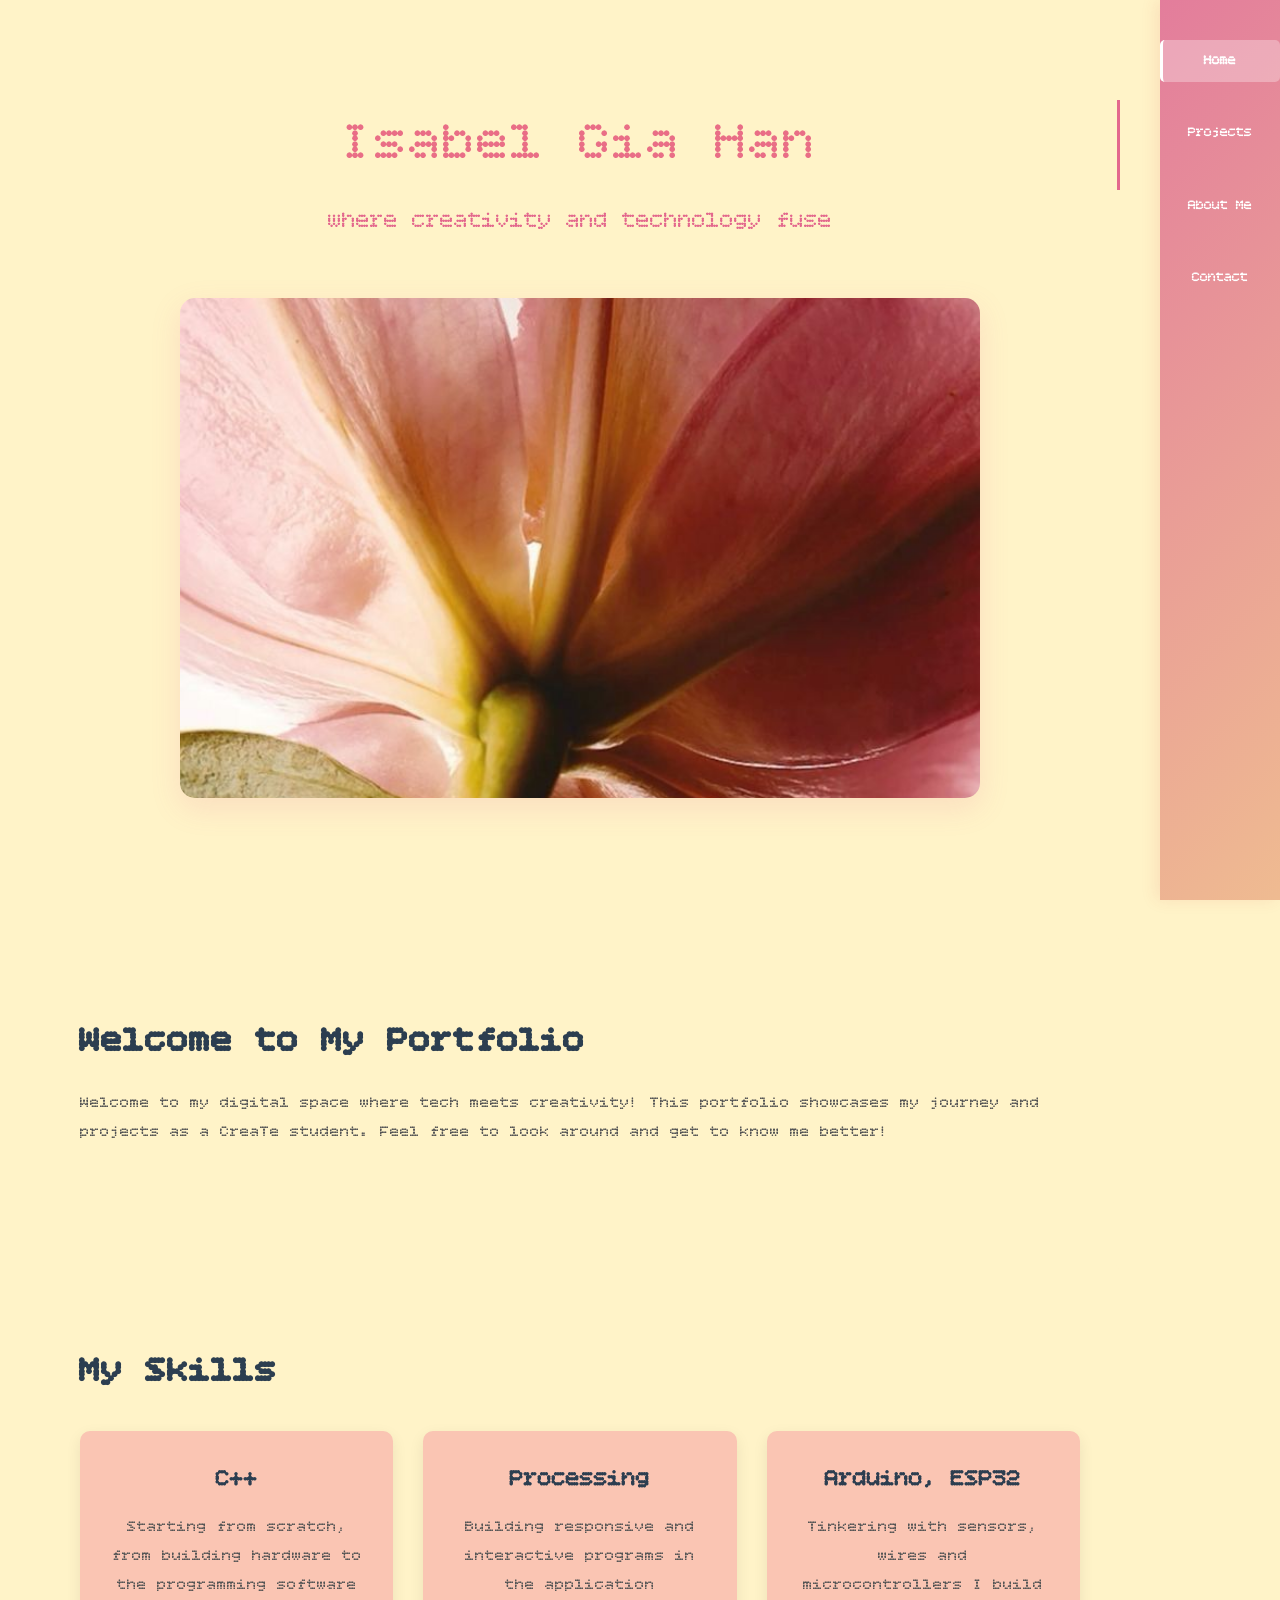
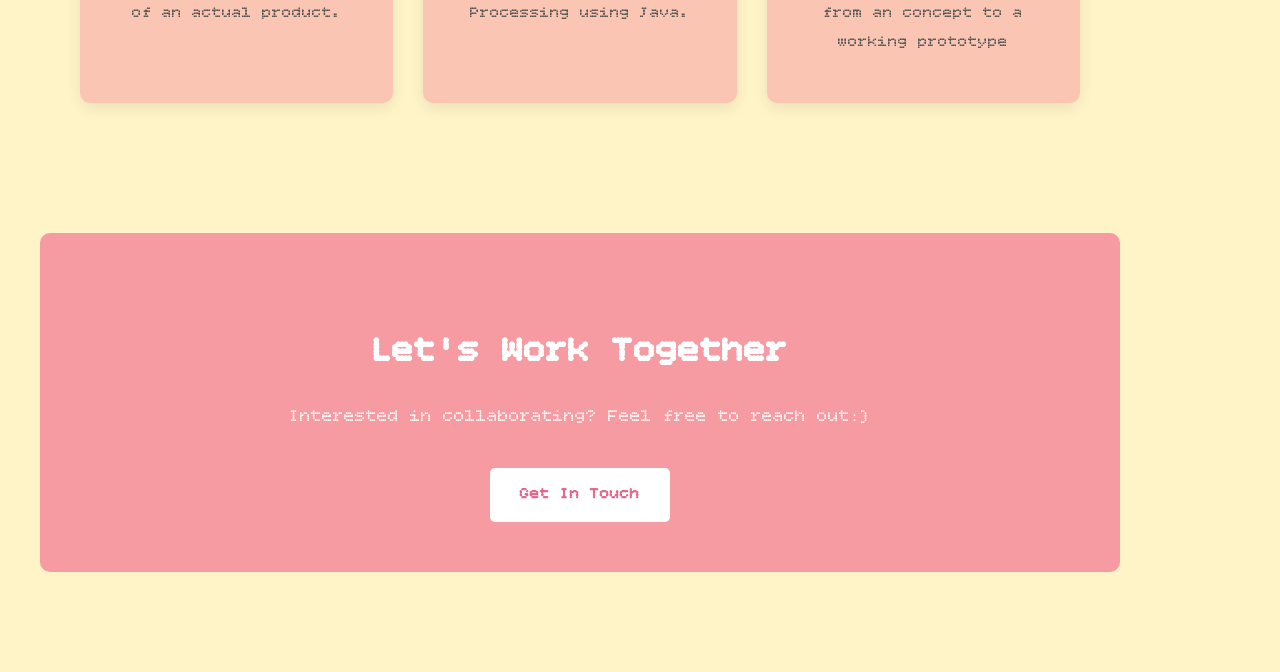
<file: index.html>
<!DOCTYPE html>
<html lang="en">
<head>
    <meta charset="UTF-8">
    <meta name="viewport" content="width=device-width, initial-scale=1.0">
    <link rel="preconnect" href="https://fonts.googleapis.com">
    <link rel="preconnect" href="https://fonts.gstatic.com" crossorigin>
    <link href="https://fonts.googleapis.com/css2?family=Bitcount+Grid+Single:wght@100..900&display=swap" rel="stylesheet">
    <link rel="stylesheet" href="style.css">
    <title>Isabel Gia Han - Portfolio</title>
</head>
<body>
    <!-- Right Navigation Bar -->
    <nav class="nav-bar">
        <ul class="nav-list">
            <li><a href="index.html" class="nav-link active">Home</a></li>
            <li><a href="projects.html" class="nav-link">Projects</a></li>
            <li><a href="about.html" class="nav-link">About Me</a></li>
            <li><a href="contact.html" class="nav-link">Contact</a></li>
        </ul>
    </nav>

    <!-- Main Content -->
    <main class="container">
        <!-- Hero Section -->
        <section class="hero">
            <div class="hero-content">
                <h1>Isabel Gia Han</h1>
                <p class="tagline">where creativity and technology fuse</p>
            </div>
            
            <!-- Image with Video Overlay -->
            <div class="image-container">
                <img src="images/flower1.jpg" alt="Background Image" class="hero-image">
                <video src="images/flowervideo.mp4" type="video/mp4" autoplay loop muted class="overlay-video"></video>
            </div>
        </section>

        <!-- About Preview Section -->
        <section class="content-section">
            <h2>Welcome to My Portfolio</h2>
            <p>Welcome to my digital space where tech meets creativity! This portfolio showcases my journey and projects as a CreaTe student. Feel free to look around and get to know me better!</p>
        </section>

        <!-- Skills Section -->
        <section class="content-section">
            <h2>My Skills</h2>
            <div class="skills-grid">
                <div class="skill-card">
                    <h3>C++</h3>
                    <p>Starting from scratch, from building hardware to the programming software of an actual product.</p>
                </div>
                <div class="skill-card">
                    <h3>Processing</h3>
                    <p>Building responsive and interactive programs in the application Processing using Java.</p>
                </div>
                <div class="skill-card">
                    <h3>Arduino, ESP32</h3>
                    <p>Tinkering with sensors, wires and microcontrollers I build from an concept to a working prototype </p>
                </div>
            </div>
        </section>

        <!-- Call to Action -->
        <section class="content-section cta-section">
            <h2>Let's Work Together</h2>
            <p>Interested in collaborating? Feel free to reach out:)</p>
            <a href="contact.html" class="cta-button">Get In Touch</a>
        </section>
    </main>

    <script src="script.js"></script>
</body>
</html>
</file>
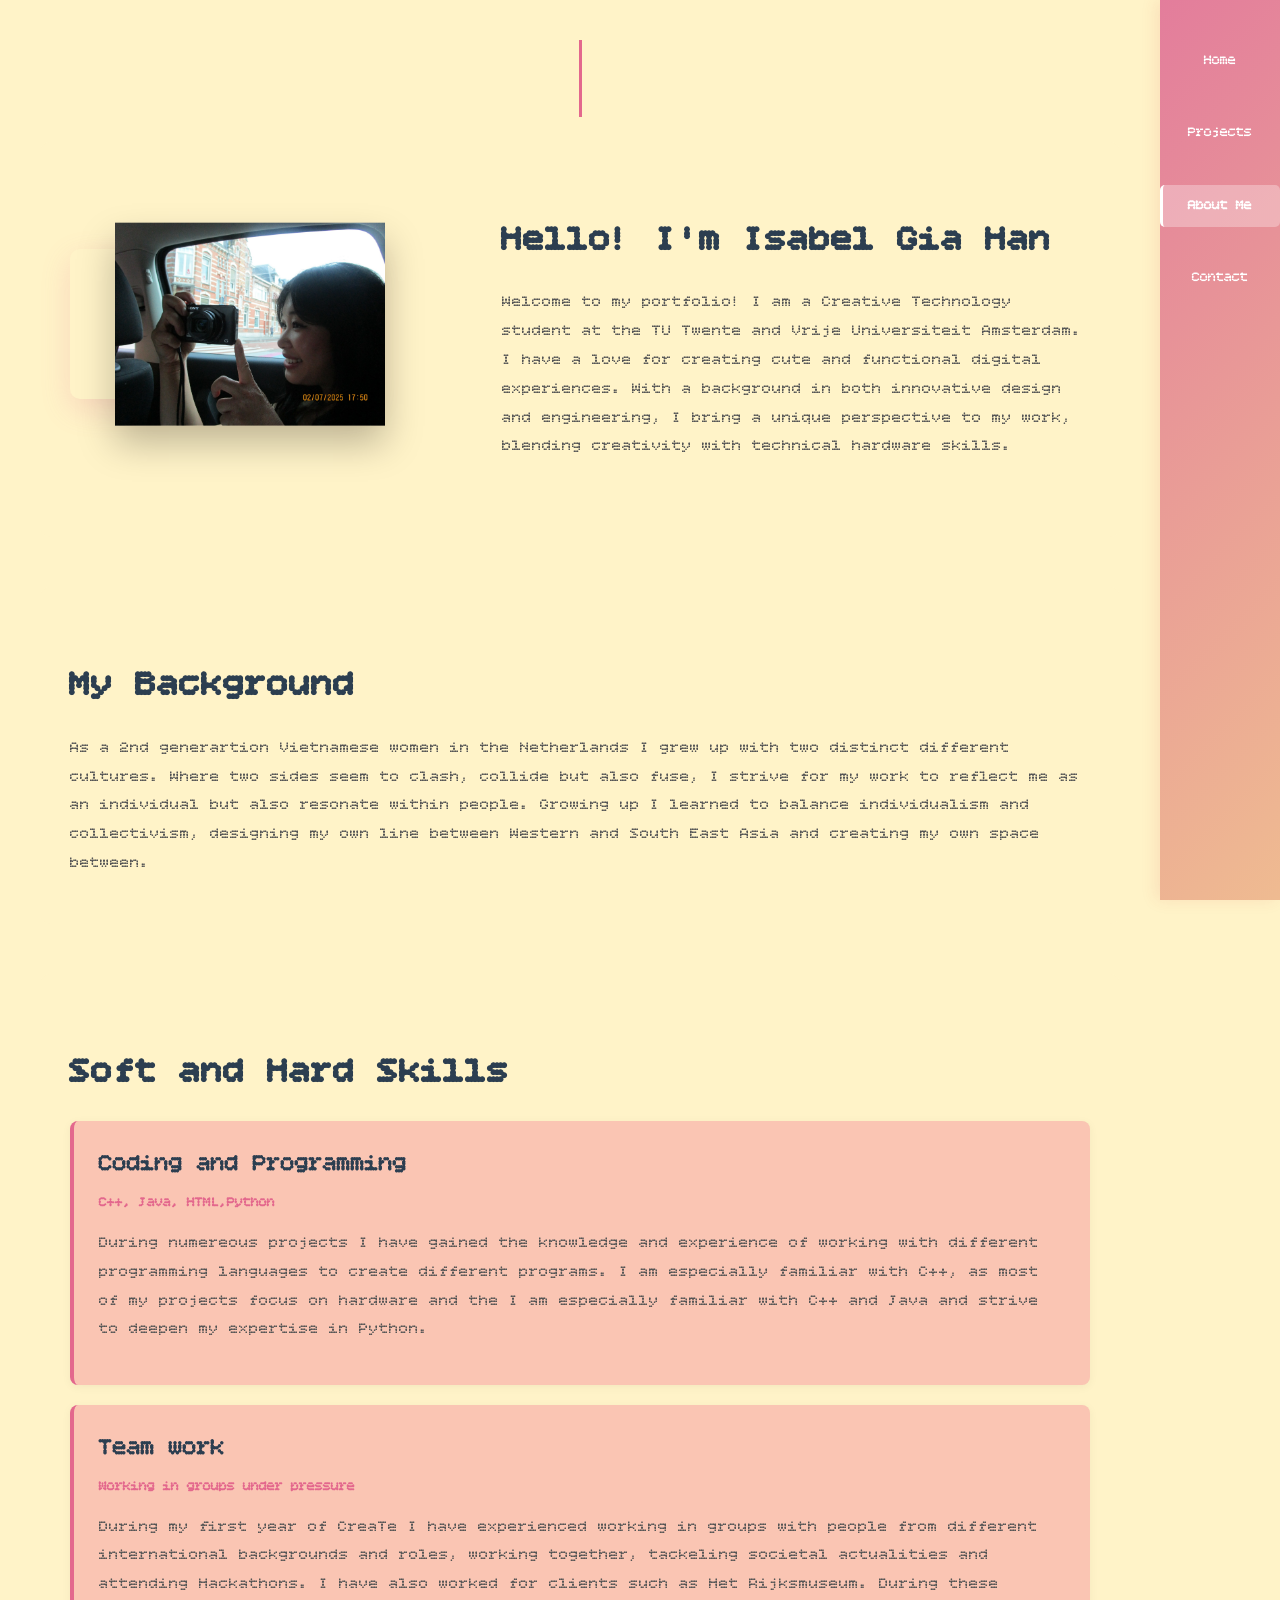
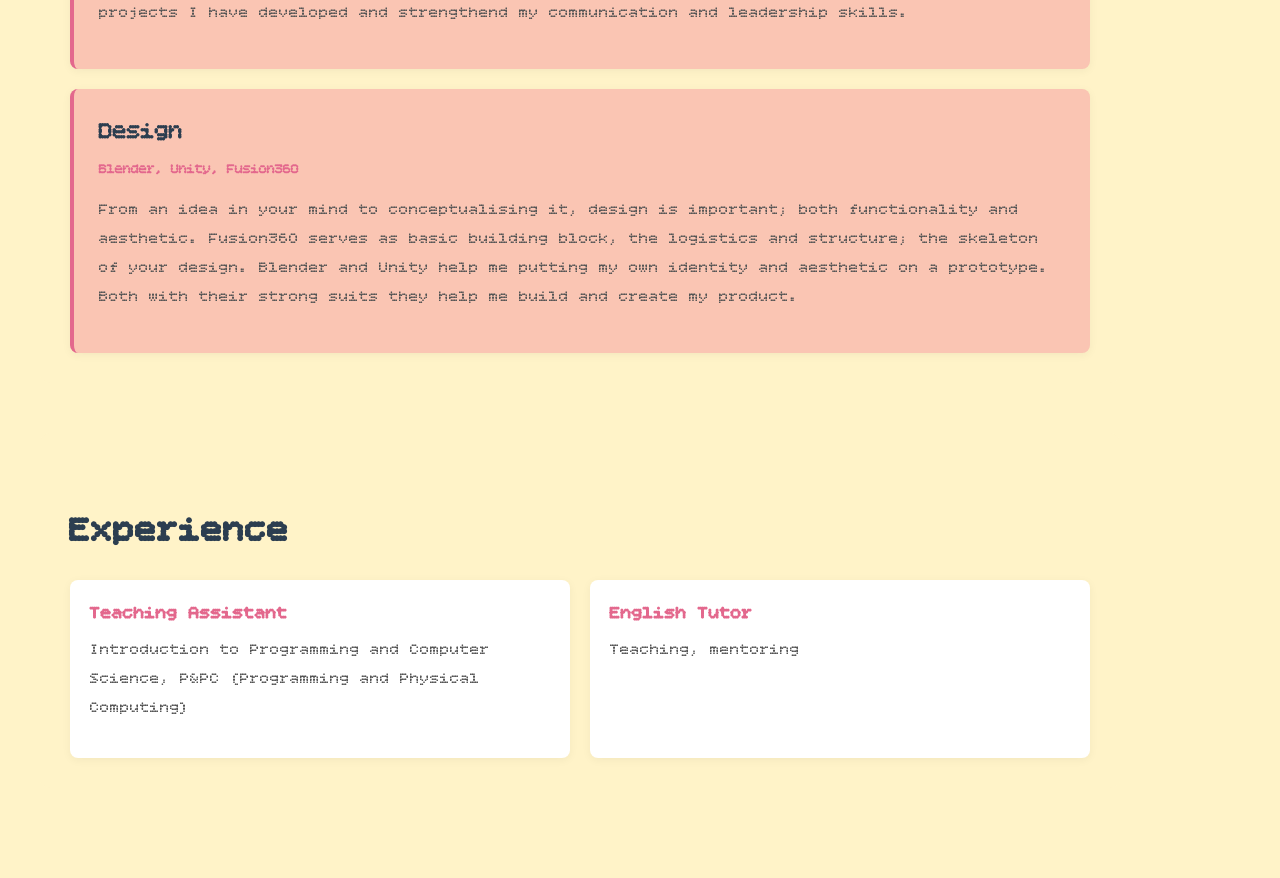
<file: about.html>
<!DOCTYPE html>
<html lang="en">
<head>
    <meta charset="UTF-8">
    <meta name="viewport" content="width=device-width, initial-scale=1.0">
    <link rel="preconnect" href="https://fonts.googleapis.com">
    <link rel="preconnect" href="https://fonts.gstatic.com" crossorigin>
    <link href="https://fonts.googleapis.com/css2?family=Bitcount+Grid+Single:wght@100..900&display=swap" rel="stylesheet">
    <link rel="stylesheet" href="style.css">
    <title>About Me - Isabel Gia Han</title>
</head>
<body>
    <!-- Right Navigation Bar -->
    <nav class="nav-bar">
        <ul class="nav-list">
            <li><a href="index.html" class="nav-link">Home</a></li>
            <li><a href="projects.html" class="nav-link">Projects</a></li>
            <li><a href="about.html" class="nav-link active">About Me</a></li>
            <li><a href="contact.html" class="nav-link">Contact</a></li>
        </ul>
    </nav>

    <!-- Main Content -->
    <main class="container">
        <h1 class="typed-heading">What About Me?</h1>

        <!-- Profile Section -->
        <section class="about-section">
            <div class="about-grid">
                <div class="photo-overlay-container">
                    <video src="images/flowervideo2.mp4" type="video/mp4" autoplay loop muted playsinline class="profile-photo base-video"></video>
                    <img src="images/mewebsite.jpg" alt="mewebsite" class="overlay-photo">
                </div>
                <div class="about-text">
                    <h2>Hello! I'm Isabel Gia Han</h2>
                    <p>
                        Welcome to my portfolio! I am a Creative Technology student at the TU Twente and Vrije Universiteit Amsterdam. I have a love for creating 
                        cute and functional digital experiences. With a background in both innovative design and engineering, I bring a unique perspective to my work, blending creativity with technical hardware skills.
                    </p>
                    </p>
                </div>
            </div>
        </section>

        <!-- Background Section -->
        <section class="about-section">
            <h2>My Background</h2>
            <p>
                As a 2nd generartion Vietnamese women in the Netherlands I grew up with two distinct different cultures.
                Where two sides seem to clash, collide but also fuse, I strive for my work to reflect me as an individual but also resonate within people.
                Growing up I learned to balance individualism and collectivism, designing my own line between Western and South East Asia and creating my own space between. 

            </p>
        </section>

        <!-- Soft and hard skills -->
        <section class="about-section">
            <h2>Soft and Hard Skills</h2>
            <div class="experience-list">
                <div class="experience-item">
                    <h3>Coding and Programming</h3>
                    <p class="company">C++, Java, HTML,Python</p>
                    <p>During numereous projects I have gained the knowledge and experience of working with different programming languages to create different programs.
                       I am especially familiar with C++, as most of my projects focus on hardware and the
                       I am especially familiar with C++ and Java and strive to deepen my expertise in Python.
                    </p>
                </div>
                <div class="experience-item">
                    <h3>Team work</h3>
                    <p class="company">Working in groups under pressure </p>
                    <p>During my first year of CreaTe I have experienced working in groups with people from different international backgrounds and roles, working together, tackeling societal actualities and attending Hackathons.
                       I have also worked for clients such as Het Rijksmuseum. During these projects I have developed and strengthend my communication and leadership skills. 
                    </p>
                </div>
                <div class="experience-item">
                    <h3>Design </h3>
                    <p class="company">Blender, Unity, Fusion360</p>
                    <p>From an idea in your mind to conceptualising it, design is important; both functionality and aesthetic. 
                       Fusion360 serves as basic building block, the logistics and structure; the skeleton of your design. Blender and Unity help me putting my own identity and aesthetic on a prototype.
                       Both with their strong suits they help me build and create my product.    
                    </p>
                </div>
            </div>
        </section>

        <!-- Experience -->
        <section class="about-section">
            <h2>Experience</h2>
            <div class="skills-list">
                    <div class="skill-item">
                    <h4>Teaching Assistant</h4>
                    <p>Introduction to Programming and Computer Science, P&amp;PC (Programming and Physical Computing)</p>
                </div>
                <div class="skill-item">
                    <h4>English Tutor</h4>
                    <p>Teaching, mentoring</p>
                </div>

            </div>
        </section>

    <script src="script.js"></script>
</body>
</html>
</file>
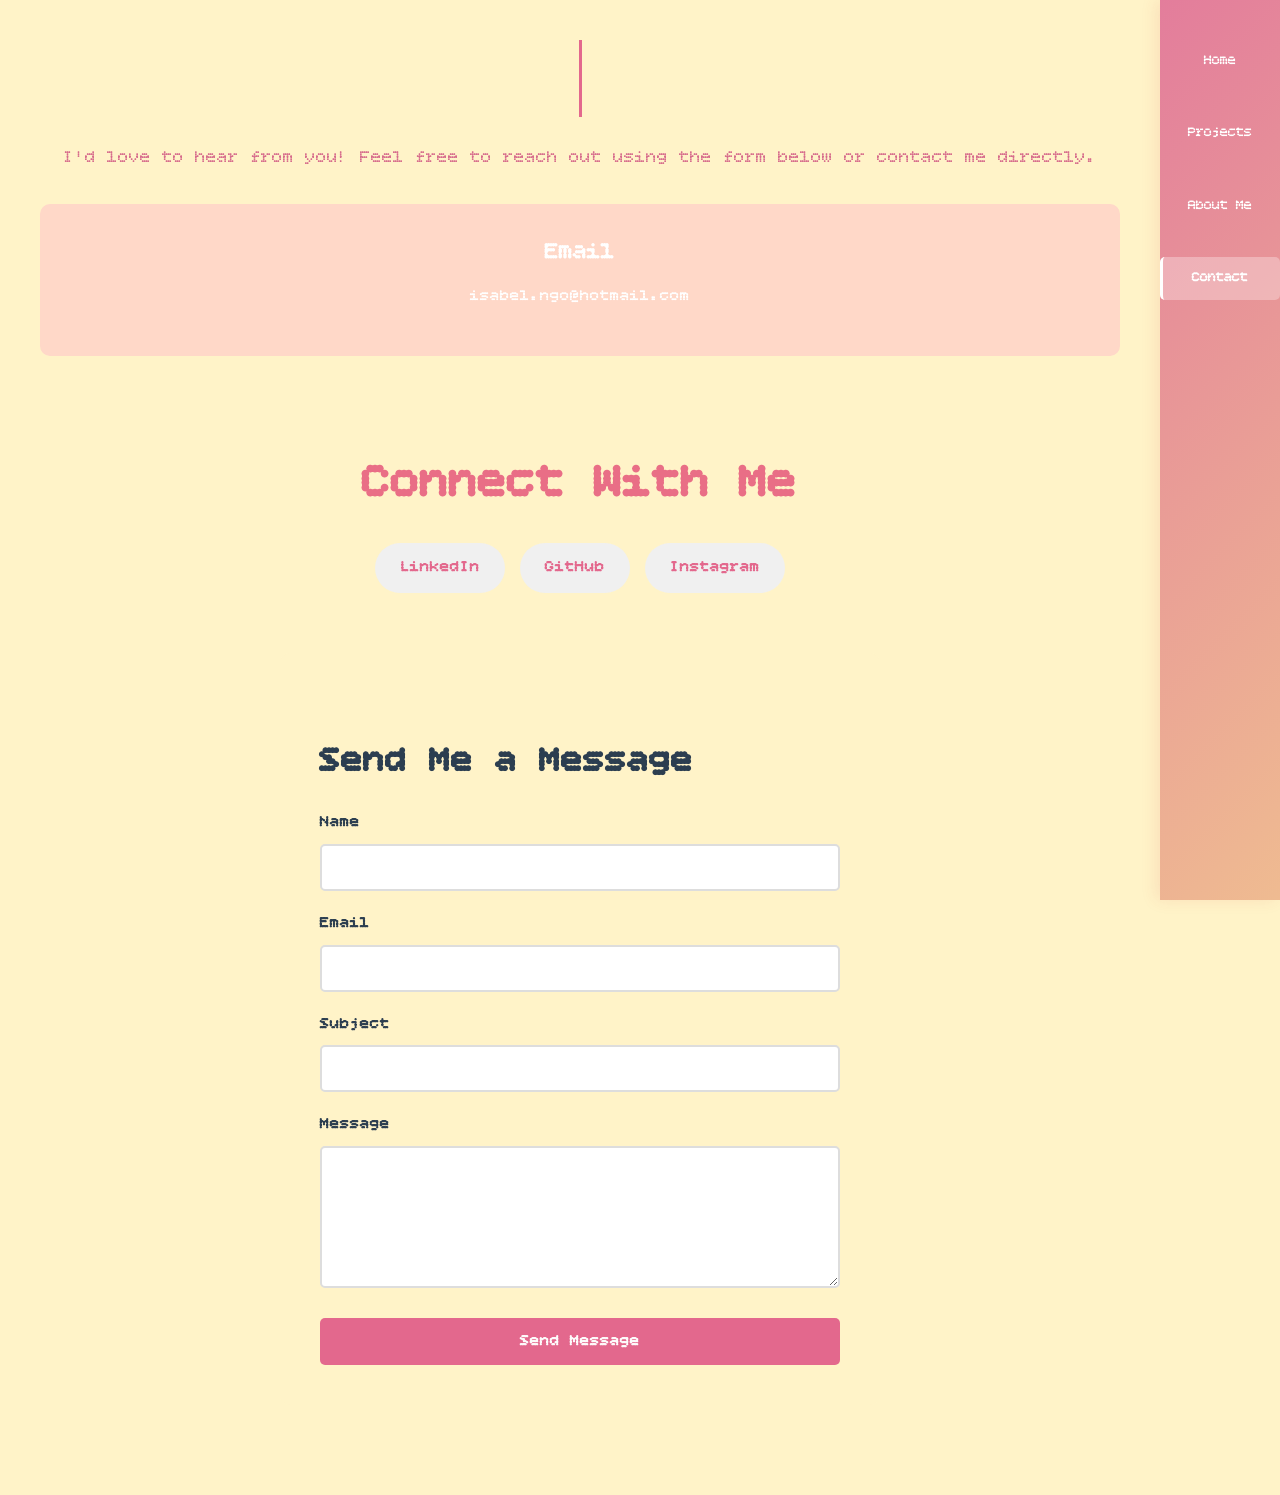
<file: contact.html>
<!DOCTYPE html>
<html lang="en">
<head>
    <meta charset="UTF-8">
    <meta name="viewport" content="width=device-width, initial-scale=1.0">
    <link rel="preconnect" href="https://fonts.googleapis.com">
    <link rel="preconnect" href="https://fonts.gstatic.com" crossorigin>
    <link href="https://fonts.googleapis.com/css2?family=Bitcount+Grid+Single:wght@100..900&display=swap" rel="stylesheet">
    <link rel="stylesheet" href="style.css">
    <title>Contact - Isabel Gia Han</title>
</head>
<body>
    <!-- Right Navigation Bar -->
    <nav class="nav-bar">
        <ul class="nav-list">
            <li><a href="index.html" class="nav-link">Home</a></li>
            <li><a href="projects.html" class="nav-link">Projects</a></li>
            <li><a href="about.html" class="nav-link">About Me</a></li>
            <li><a href="contact.html" class="nav-link active">Contact</a></li>
        </ul>
    </nav>

    <!-- Main Content -->
    <main class="container">
        <h1 class="typed-heading">Get In Touch</h1>
        <p class="intro-text">I'd love to hear from you! Feel free to reach out using the form below or contact me directly.</p>

        <!-- Contact Information -->
        <section class="contact-info-section">
            <div class="contact-info">
                <div class="info-item">
                    <h3>Email</h3>
                    <p><a href="mailto:isabel.ngo@hotmail.com">isabel.ngo@hotmail.com</a></p>
                </div>
            </div>
        </section>

        <!-- Social Links -->
        <section class="social-section">
            <h1>Connect With Me</h1>
            <div class="social-links">
                <a href="https://www.linkedin.com/in/isabel-ngo-500a1038b" target="_blank" class="social-link">LinkedIn</a>
                <a href="https://github.com/bliiibel" target="_blank" class="social-link">GitHub</a>
                <a href="https://www.instagram.com/techby.bel/ " target="_blank" class="social-link">Instagram</a>
            </div>
        </section>

        <!-- Contact Form -->
        <section class="contact-form-section">
            <h2>Send Me a Message</h2>
            <form class="contact-form">
                <div class="form-group">
                    <label for="name">Name</label>
                    <input type="text" id="name" name="name" required>
                </div>

                <div class="form-group">
                    <label for="email">Email</label>
                    <input type="email" id="email" name="email" required>
                </div>

                <div class="form-group">
                    <label for="subject">Subject</label>
                    <input type="text" id="subject" name="subject" required>
                </div>

                <div class="form-group">
                    <label for="message">Message</label>
                    <textarea id="message" name="message" rows="6" required></textarea>
                </div>

                <button type="submit" class="submit-button">Send Message</button>
            </form>
        </section>

    </main>

    <script src="script.js"></script>
</body>
</html>
</file>
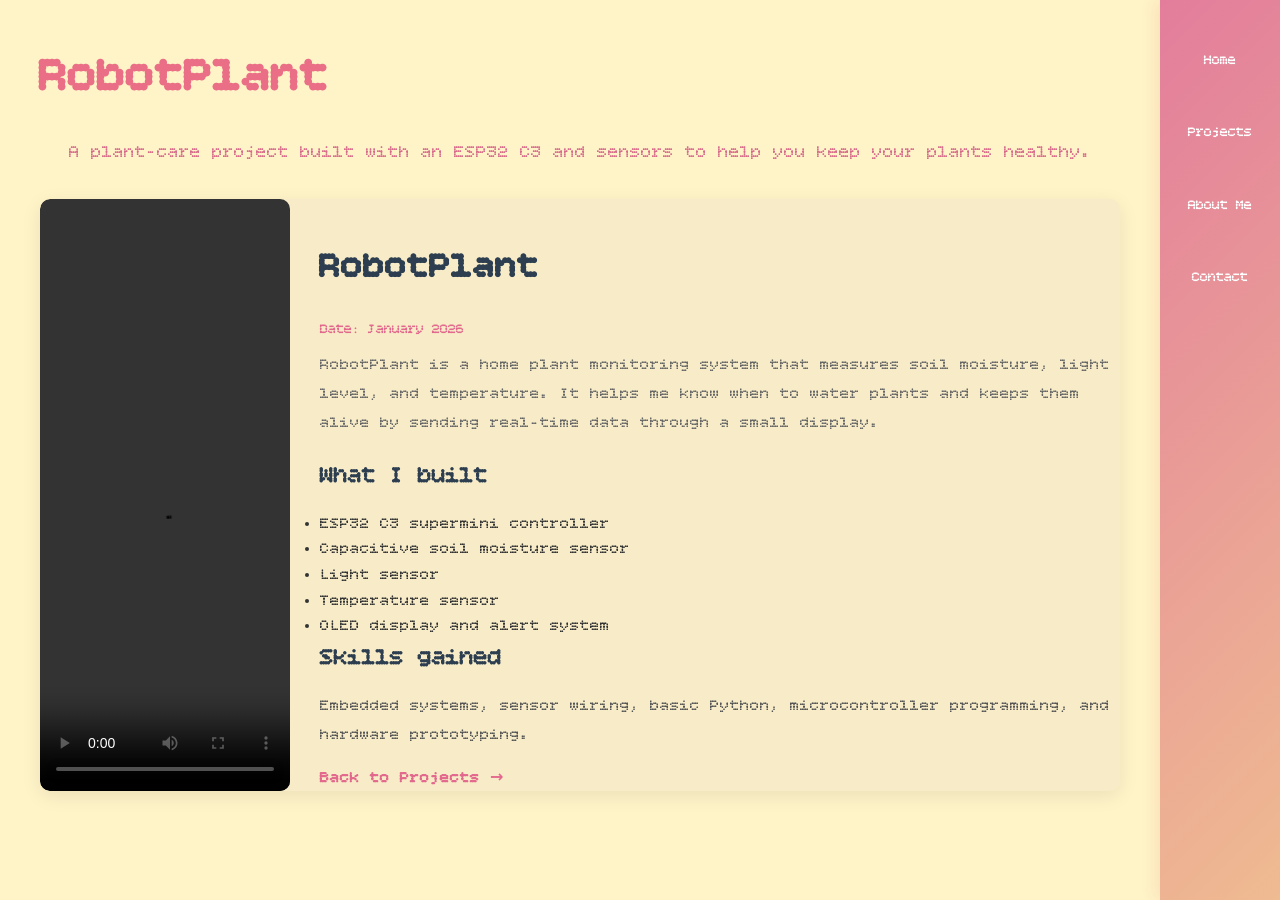
<file: project-robotplant.html>
<!DOCTYPE html>
<html lang="en">
<head>
    <meta charset="UTF-8">
    <meta name="viewport" content="width=device-width, initial-scale=1.0">
    <link rel="preconnect" href="https://fonts.googleapis.com">
    <link rel="preconnect" href="https://fonts.gstatic.com" crossorigin>
    <link href="https://fonts.googleapis.com/css2?family=Bitcount+Grid+Single:wght@100..900&display=swap" rel="stylesheet">
    <link rel="stylesheet" href="style.css">
    <title>RobotPlant Project</title>
</head>
<body>
    <nav class="nav-bar">
        <ul class="nav-list">
            <li><a href="index.html" class="nav-link">Home</a></li>
            <li><a href="projects.html" class="nav-link active">Projects</a></li>
            <li><a href="about.html" class="nav-link">About Me</a></li>
            <li><a href="contact.html" class="nav-link">Contact</a></li>
        </ul>
    </nav>
    <main class="container">
        <h1>RobotPlant</h1>
        <p class="intro-text">A plant-care project built with an ESP32 C3 and sensors to help you keep your plants healthy.</p>
        <article class="project-card">
            <video src="images/robotplant1.mp4" class="project-image" controls></video>
            <div class="project-content">
                <h2>RobotPlant</h2>
                <p class="project-date">Date: January 2026</p>
                <p class="project-description">
                    RobotPlant is a home plant monitoring system that measures soil moisture, light level, and temperature.
                    It helps me know when to water plants and keeps them alive by sending real-time data through a small display.
                </p>
                <h3>What I built</h3>
                <ul>
                    <li>ESP32 C3 supermini controller</li>
                    <li>Capacitive soil moisture sensor</li>
                    <li>Light sensor</li>
                    <li>Temperature sensor</li>
                    <li>OLED display and alert system</li>
                </ul>
                <h3>Skills gained</h3>
                <p>Embedded systems, sensor wiring, basic Python, microcontroller programming, and hardware prototyping.</p>
                <a href="projects.html" class="project-link">Back to Projects →</a>
            </div>
        </article>
    </main>
    <script src="script.js"></script>
</body>
</html>
</file>
<file: style.css>
* {
    margin: 0;
    padding: 0;
    box-sizing: border-box;
}

body {
    font-family: "Bitcount Grid Single", system-ui;
    background-color: #fff3c8; 
    color: #333;
    line-height: 1.6;
    cursor: url('images/cursor.png') 16 16, auto;
}

.bitcount-grid-single {
    font-family: "Bitcount Grid Single", system-ui;
    font-optical-sizing: auto;
    font-weight: 400;
    font-style: normal;
    font-variation-settings:
        "slnt" 0,
        "CRSV" 0.5,
        "ELSH" 0,
        "ELXP" 0;
}

p,
label,
.intro-text,
.project-description,
.project-date,
.tag,
.form-note,
.nav-link,
.social-link,
.project-link,
.cta-button,
.submit-button,
.form-group input,
.form-group textarea {
    font-family: "Bitcount Grid Single", system-ui;
}

/* Navigation Bar - Right Side */
.nav-bar {
    position: fixed;
    right: 0;
    top: 0;
    height: 100vh;
    width: 120px;
    background: linear-gradient(135deg, hwb(342 49% 11%) 0%, #efbb91 100%);
    padding-top: 40px;
    box-shadow: -4px 0 15px rgba(210, 54, 54, 0.1);
    z-index: 1000;
}

.nav-list {
    list-style: none;
    display: flex;
    flex-direction: column;
    gap: 30px;
}

.nav-link {
    display: block;
    color: white;
    text-decoration: none;
    font-size: 14px;
    font-weight: 500;
    padding: 10px 15px;
    text-align: center;
    transition: all 0.3s ease;
    border-radius: 5px;
    position: relative;
}

.nav-link:hover {
    background-color: rgba(255, 255, 255, 0.2);
    transform: translateX(-5px);
}

.nav-link.active {
    background-color: rgba(255, 255, 255, 0.3);
    font-weight: 600;
    border-left: 3px solid white;
    padding-left: 12px;
}

/* Main Container */
.container {
    margin-right: 120px;
    padding: 40px;
    max-width: 1200px;
}

/* Typography */
h1 {
    font-size: 48px;
    color: #e96e86; /* my name*/ 
    margin-bottom: 20px;
    font-weight: 700;
}

h2 {
    font-size: 36px;
    color: #2c3e50;
    margin-bottom: 20px;
    margin-top: 40px;
    font-weight: 700;
}

h3 {
    font-size: 24px;
    color: #2c3e50;
    margin-bottom: 15px;
    font-weight: 600;
}

h4 {
    font-size: 18px;
    color: #E3688D;
    margin-bottom: 10px;
}

p {
    font-family: "Bitcount Grid Single", system-ui;
    font-size: 16px;
    line-height: 1.8;
    margin-bottom: 15px;
    color: #555;
}

/* Hero Section */
.hero {
    text-align: center;
    padding: 60px 0;
    margin-bottom: 60px;
}

.hero-content h1 {
    font-size: 56px;
    margin-bottom: 10px;
    font-family: "Bitcount Grid Single", system-ui;
    font-optical-sizing: auto;
    font-weight: 400;
    font-style: normal;
    font-variation-settings: "slnt" 0, "CRSV" 0.5, "ELSH" 0, "ELXP" 0;
    animation: typing 7s steps(15, end) infinite, blinking 0.7s infinite;
    overflow: hidden;
    white-space: nowrap;
    border-right: 3px solid #E3688D;
}

.tagline {
    font-size: 24px;
    color: #E3688D;
    margin-bottom: 40px;
    animation: fadeInUp 0.8s ease 0.2s both;
}

.hero-image {
    width: 100%;
    max-width: 800px;
    border-radius: 10px;
    box-shadow: 0 10px 30px rgba(227, 104, 141, 0.15);
    margin-top: 30px;
}

/* Overlapping Image Container */
.image-container {
    position: relative;
    width: 100%;
    max-width: 900px;
    height: 500px;
    margin: 30px auto;
    display: flex;
    align-items: center;
    justify-content: center;
}

.hero-image {
    width: 100%;
    height: 100%;
    border-radius: 15px;
    object-fit: cover;
}

/* Video Overlay on Top */
.overlay-video {
    position: absolute;
    width: 300px;
    height: 300px;
    border-radius: 15px;
    z-index: 10;
   
}

.image {
    position: absolute;
    width: 350px;
    height: 300px;
    border-radius: 15px;
    object-fit: cover;
}

/* Position and layer each image */
.image-1 {
    top: 20px;
    left: 0;
    z-index: 1;
    transform: rotate(-8deg);
}

.image-2 {
    top: 60px;
    left: 150px;
    z-index: 2;
    transform: rotate(5deg);
}

.image-3 {
    top: 20px;
    right: 0;
    z-index: 1;
    transform: rotate(8deg);
}

/* Centered Video Overlay */
.center-video {
    position: absolute;
    width: 280px;
    height: 280px;
    border-radius: 50%;
    z-index: 10;
    box-shadow: 0 20px 50px rgba(227, 104, 141, 0.4);
}

/* Content Sections */
.content-section {
    margin-bottom: 60px;
    padding: 40px;
    background: #fff3c8; /* color bag cards*/ 
    border-radius: 10px;
    transition: transform 0.3s ease;
}

.content-section:hover {
    transform: translateY(-5px);
}

.intro-text {
    font-size: 18px;
    color: #d76c8c;
    text-align: center;
    margin-bottom: 30px;
}

.year-tabs {
    display: flex;
    gap: 12px;
    justify-content: center;
    margin: 30px 0 20px;
    flex-wrap: wrap;
}

.year-tab {
    padding: 10px 20px;
    border: 2px solid #E3688D;
    background: transparent;
    color: #E3688D;
    border-radius: 8px;
    font-weight: 600;
    cursor: pointer;
    transition: all 0.25s ease;
}

.year-tab:hover,
.year-tab.active {
    background: #E3688D;
    color: white;
    border-color: #E3688D;
}

.year-panel {
    display: none;
}

.year-panel.active {
    display: block;
}

.section-image {
    width: 100%;
    max-width: 600px;
    border-radius: 10px;
    margin: 20px auto;
    display: block;
    box-shadow: 0 5px 20px rgba(0, 0, 0, 0.1);
}

/* Skills Grid */
.skills-grid {
    display: grid;
    grid-template-columns: repeat(auto-fit, minmax(250px, 1fr));
    gap: 30px;
    margin: 30px 0;
}

.skill-card {
    background: rgb(250, 197, 179);
    padding: 30px;
    border-radius: 10px;
    text-align: center;
    box-shadow: 0 5px 15px rgba(0, 0, 0, 0.08);
    transition: all 0.3s ease;
}

.skill-card:hover {
    box-shadow: 0 10px 30px rgba(227, 104, 141, 0.2);
    transform: translateY(-10px);
}

.skill-card img {
    width: 100%;
    height: 150px;
    object-fit: cover;
    border-radius: 8px;
    margin: 15px 0;
}

/* Projects Page */
.project-card {
    display: flex;
    gap: 30px;
    margin-bottom: 50px;
    background: rgb(247, 236, 199);
    border-radius: 10px;
    overflow: hidden;
    box-shadow: 0 5px 20px rgba(0, 0, 0, 0.08);
    transition: all 0.3s ease;
}

.project-card:hover {
    box-shadow: 0 10px 30px rgba(255, 113, 155, 0.2);
    transform: translateY(-5px);
}

.project-image {
    flex: 0 0 45%;
    object-fit: cover;
    min-height: 300px;
}

.project-image.aquarium-preview {
    flex: 0 0 auto;
    width: 100%;
    max-width: 480px;
    height: min(320px, 60vw);
    min-height: 0;
    align-self: flex-start;
    border: 0;
}

    .project-card video.project-image {
  max-width: 250px;
  width: 100%;
  height: auto;
  border-radius: 10px;
}

.project-date {
    color: #E3688D;
    font-size: 14px;
    margin-bottom: 10px;
    font-weight: 500;
}

.project-description {
    margin-bottom: 20px;
    color: #666;
}

.project-tags {
    display: flex;
    gap: 10px;
    flex-wrap: wrap;
    margin-bottom: 20px;
}

.tag {
    display: inline-block;
    background: #e9ecef;
    color: #E3688D;
    padding: 6px 12px;
    border-radius: 20px;
    font-size: 12px;
    font-weight: 500;
}

.project-link {
    display: inline-block;
    color: #E3688D;
    text-decoration: none;
    font-weight: 600;
    transition: all 0.3s ease;
}

.project-link:hover {
    color: #E3688D;
    transform: translateX(5px);
}

/* About Page */
.about-section {
    margin-bottom: 50px;
    padding: 30px;
    background: #fff3c8; /* color bag cards*/ 
    border-radius: 10px;
}

.about-grid {
    display: grid;
    grid-template-columns: 1fr 1.5fr;
    gap: 40px;
    align-items: center;
    margin-bottom: 30px;
}

.photo-overlay-container {
    position: relative;
    width: 100%;
    max-width: 360px;
}

.base-photo,
.base-video {
    width: 100%;
    border-radius: 20px;
    box-shadow: 0 10px 30px rgba(227, 104, 141, 0.2);
    display: block;
}

.overlay-photo {
    position: absolute;
    width: 75%;
    top: 50%;
    left: 50%;
    transform: translate(-50%, -50%);
    box-shadow: 0 18px 35px rgba(0, 0, 0, 0.25);
    border: none;
    object-fit: cover;
}

.profile-photo {
    width: 100%;
    max-width: 300px;
    border-radius: 10px;
    box-shadow: 0 10px 30px rgba(227, 104, 141, 0.2);
}

.about-text p {
    margin-bottom: 15px;
}

.experience-list {
    display: flex;
    flex-direction: column;
    gap: 20px;
}

.experience-item {
    background: rgb(250, 197, 179);
    padding: 25px;
    border-radius: 8px;
    border-left: 4px solid #E3688D;
    box-shadow: 0 2px 10px rgba(0, 0, 0, 0.05);
}

.experience-item h3 {
    margin-bottom: 5px;
}

.company {
    color: #E3688D;
    font-weight: 600;
    font-size: 14px;
}

.dates {
    color: #6b2b2b;
    font-size: 14px;
    margin-bottom: 10px;
}

.skills-list {
    display: grid;
    grid-template-columns: repeat(auto-fit, minmax(250px, 1fr));
    gap: 20px;
}

.skill-item {
    background: white;
    padding: 20px;
    border-radius: 8px;
    box-shadow: 0 2px 10px rgba(0, 0, 0, 0.05);
}

.skill-item h4 {
    margin-bottom: 8px;
}

/* Contact Page */
.contact-info-section {
    margin-bottom: 50px;
    align-items: center;
}

.contact-info {
    display: grid;
    grid-template-columns: repeat(auto-fit, minmax(200px, 1fr));
    gap: 30px;
    margin: 30px 0;
}

.info-item {
    text-align: center;
    padding: 30px;
    background: #ffd8c8;
    color: white;
    border-radius: 10px;
}

.info-item h3 {
    color: white;
    margin-bottom: 10px;
}

.info-item a {
    color: #fff;
    text-decoration: none;
    font-weight: 500;
}

.info-item a:hover {
    text-decoration: underline;
}

/* Contact Form */
.contact-form-section {
    background: #fff3c8;
    padding: 40px;
    border-radius: 10px;
    margin-bottom: 50px;
    max-width: 600px;
    margin-left: auto;
    margin-right: auto;
}

.contact-form {
    display: flex;
    flex-direction: column;
    gap: 20px;
}

.form-group {
    display: flex;
    flex-direction: column;
}

.form-group label {
    font-weight: 600;
    margin-bottom: 8px;
    color: #2c3e50;
}

.form-group input,
.form-group textarea {
    padding: 12px;
    border: 2px solid #ddd;
    border-radius: 5px;
    font-size: 16px;
    font-family: inherit;
    transition: border-color 0.3s ease;
}

.form-group input:focus,
.form-group textarea:focus {
    outline: none;
    border-color: #f6989d;
    box-shadow: 0 0 0 3px rgba(244, 113, 128, 0.1);
}

.submit-button {
    padding: 14px 30px;
    font-size: 16px;
    font-weight: 600;
    cursor: pointer;
    background: linear-gradient(135deg, #E3688D 0%, #E3688D 100%);
    color: rgb(253, 251, 251);
    border: none;
    border-radius: 5px;
    transition: all 0.3s ease;
    margin-top: 10px;
}

.submit-button:hover {
    transform: translateY(-2px);
    box-shadow: 0 10px 20px rgba(227, 104, 141, 0.3);
}

.form-note {
    font-size: 14px;
    color: #999;
    text-align: center;
    margin-top: 15px;
}

/* Social Links */
.social-section {
    text-align: center;
    padding: 40px;
}

.social-links {
    display: flex;
    gap: 15px;
    justify-content: center;
    flex-wrap: wrap;
    margin: 20px 0;
}

.social-link {
    display: inline-block;
    padding: 12px 25px;
    background: #f0f0f0;
    color: #E3688D;
    text-decoration: none;
    border-radius: 25px;
    font-weight: 600;
    transition: all 0.3s ease;
}

.social-link:hover {
    background: #E3688D;
    color: white;
    transform: translateY(-3px);
}

/* CTA Section */
.cta-section {
    text-align: center;
    background: rgb(245, 155, 161);
    color: white !important;
    padding: 50px !important;
}

.cta-section h2 {
    color: white;
}

.cta-section p {
    color: rgba(255, 255, 255, 0.9);
    font-size: 18px;
}

.cta-button {
    display: inline-block;
    padding: 14px 30px;
    background: white;
    color: #E3688D;
    text-decoration: none;
    border-radius: 5px;
    font-weight: 600;
    margin-top: 20px;
    transition: all 0.3s ease;
}

.cta-button:hover {
    transform: translateY(-3px);
    box-shadow: 0 10px 20px rgba(0, 0, 0, 0.2);
}

/* Animations */
@keyframes fadeInDown {
    from {
        opacity: 0;
        transform: translateY(-30px);
    }
    to {
        opacity: 1;
        transform: translateY(0);
    }
}

@keyframes fadeInUp {
    from {
        opacity: 0;
        transform: translateY(30px);
    }
    to {
        opacity: 1;
        transform: translateY(0);
    }
}

.typed-heading {
    font-family: "Bitcount Grid Single", system-ui;
    font-optical-sizing: auto;
    font-weight: 400;
    font-style: normal;
    font-variation-settings: "slnt" 0, "CRSV" 0.5, "ELSH" 0, "ELXP" 0;
    animation: fadeInDown 0.8s ease, typing 6s steps(20, end) infinite, blinking 0.7s infinite;
    overflow: hidden;
    white-space: nowrap;
    border-right: 3px solid #E3688D;
    width: 0;
    margin: 0 auto 25px;
    text-align: center;
}

/* Typing Animation */
@keyframes typing {
    0% {
        width: 0;
    }
    70% {
        width: 100%;
    }
    100% {
        width: 100%;
    }
}

/* Blinking Cursor */
@keyframes blinking {
    from {
        border-right-color: #E3688D;
    }
    to {
        border-right-color: transparent;
    }
}

/* Responsive Design */
@media (max-width: 768px) {
    .nav-bar {
        width: 100%;
        height: auto;
        top: auto;
        bottom: 0;
        flex-direction: row;
        padding: 15px 0;
    }

    .nav-list {
        flex-direction: row;
        gap: 0;
        justify-content: space-around;
    }

    .container {
        margin-right: 0;
        margin-bottom: 80px;
        padding: 20px;
    }

    h1 {
        font-size: 32px;
    }

    h2 {
        font-size: 24px;
    }

    .about-grid {
        grid-template-columns: 1fr;
    }

    .project-card {
        flex-direction: column;
    }

    .project-image {
        flex: 0 0 auto;
        min-height: 200px;
    }

    .skills-grid {
        grid-template-columns: 1fr;
    }

    .contact-info {
        grid-template-columns: 1fr;
    }
}
</file>
